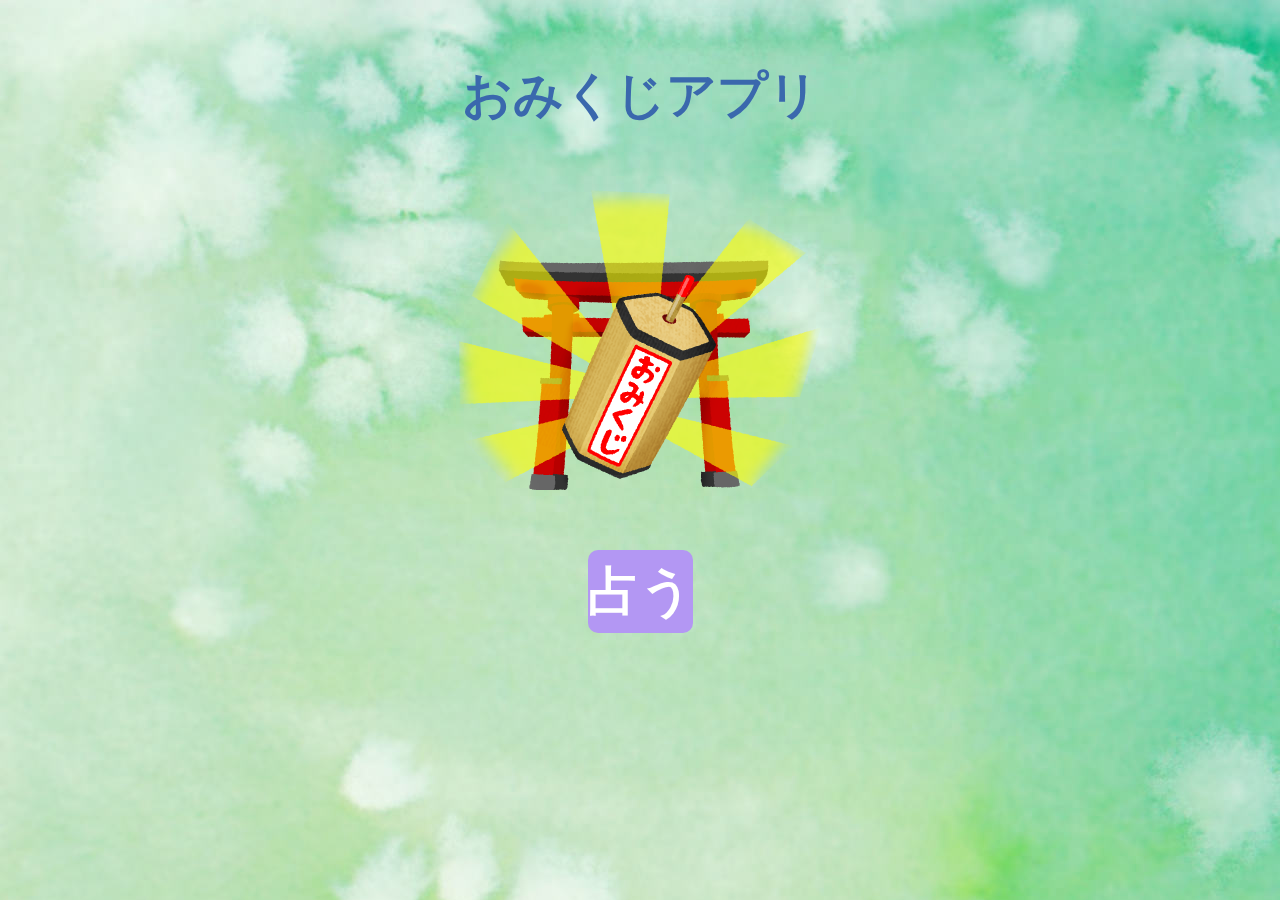
<file: index.html>
<!DOCTYPE html>
<html lang="ja">
<head>
  <meta charset="utf-8">
  <meta name="viewport" content="width=device-width, initial-scale=1, shrink-to-fit=no">
  <!-- Stylesheet CSS -->
  <link rel="stylesheet" href="css/style.css">
  <title>おみくじ</title>
</head>
<body>
  <div class="inner">
    <h1 class="tracking-in-expand">おみくじアプリ</h1>
    <div id="overlay" class="hidden">
      <img src="img/omikuji.png" alt="おみくじのイラスト" id="img-wrapper">
    </div><!-- /#overlay /.hidden -->
    <div class="top-img">
      <img src="img/omikuji-torii.png" alt="鳥居のイラストの前におみくじのイラストが重なっている" id="fade-in">
    </div><!-- /.top-img -->
    <div class="btn-wrapper">
      <button id="draw-btn" class="draw-btn" type=“button”>占う</button>
    </div><!-- /.btn-wrapper -->
  </div><!-- /.inner -->
  <script src="js/main.js"></script>
  <script>
    'use strict'
    // 「占う」ボタンクリック時に発動
    draw_btn.addEventListener('click', function () {
        draw_btn.classList.remove('draw-btn');
        overlay.classList.remove('hidden');
        img_wrapper.classList.add('rotate');
        setTimeout(function () {
          location.href = "result.html";
        }, 2000);
      });
  </script>
</body>
</html>
</file>
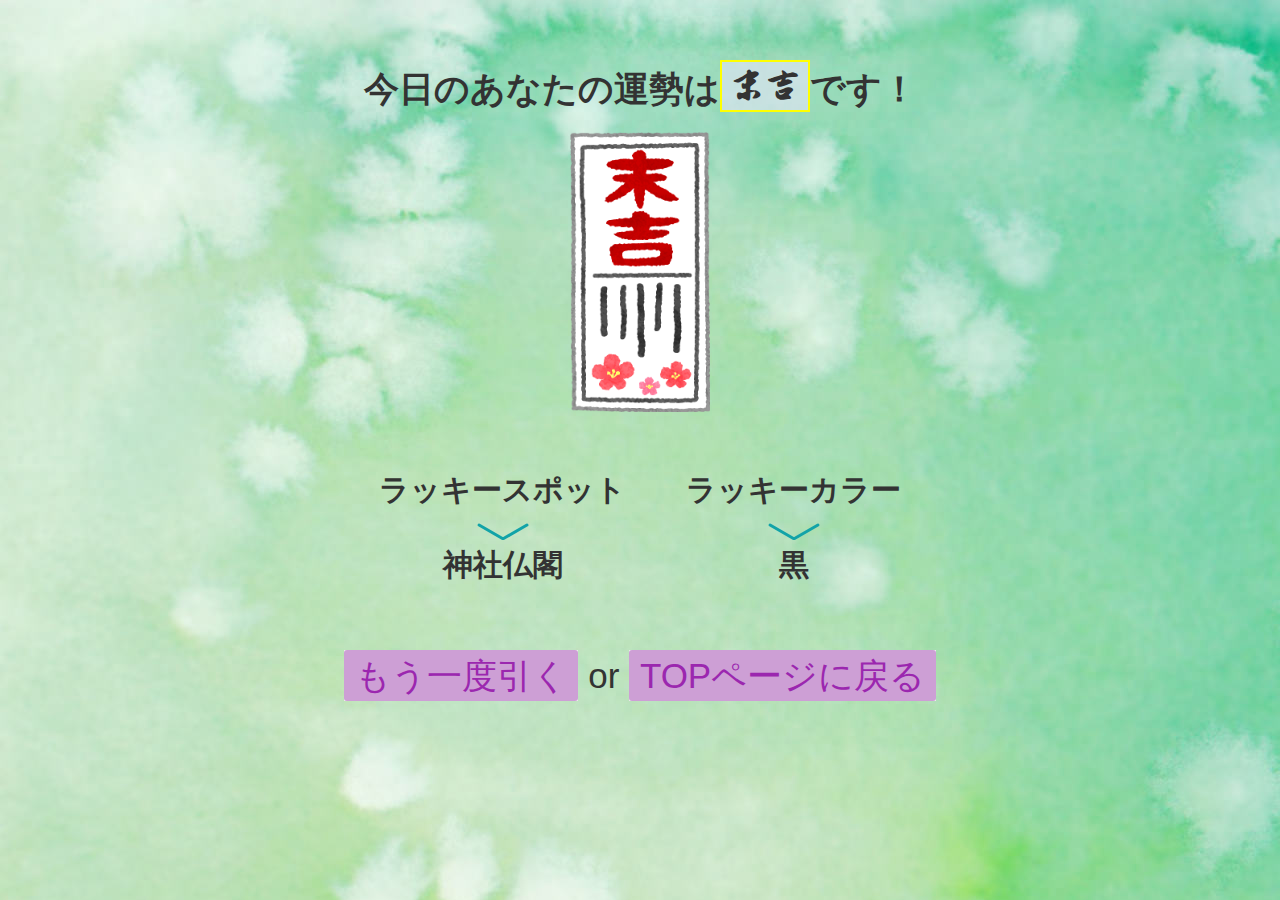
<file: result.html>
<!DOCTYPE html>
<html lang="ja">
<head>
  <meta charset="utf-8">
  <meta name="viewport" content="width=device-width, initial-scale=1, shrink-to-fit=no">
  <!-- Bootstrap CSS -->
  <link rel="stylesheet" href="https://stackpath.bootstrapcdn.com/bootstrap/4.4.1/css/bootstrap.min.css" integrity="sha384-Vkoo8x4CGsO3+Hhxv8T/Q5PaXtkKtu6ug5TOeNV6gBiFeWPGFN9MuhOf23Q9Ifjh" crossorigin="anonymous">
  <!-- Stylesheet CSS -->
  <link rel="stylesheet" href="css/style.css">
  <!-- Google Font -->
  <link href="https://fonts.googleapis.com/css?family=Zhi+Mang+Xing&display=swap" rel="stylesheet">
  <title>おみくじ</title>
</head>
<body>
  <div class="inner">
    <h2 class="result-head">今日のあなたの運勢は<br class="d-sm-none"><span id="result-txt"></span>です！</h2>
    <div id="overlay" class="hidden">
      <img src="img/omikuji.png" alt="おみくじのイラスト" id="img-wrapper">
    </div><!-- /#overlay /.hidden -->
    <div class="result-block">
      <div id="fade-in"></div>
      <div class="group">
        <div class="item">
          <p class="cp_arrows_txt">ラッキースポット</p>
          <div class="cp_arrows">
            <div class="cp_arrow cp_bounce"></div>
          </div><!-- /.cp_arrows -->
          <p id="result-block_spot"></p>
        </div><!-- /.item -->
        <div class="item">
          <p class="cp_arrows_txt">ラッキーカラー</p>
          <div class="cp_arrows">
            <div class="cp_arrow cp_bounce"></div>
          </div><!-- /.cp_arrows -->
          <p id="result-block_color"></p>
        </div><!-- /.item -->
      </div><!-- /.group -->
    </div><!-- /.result-block -->
    <div class="result-btn-wrapper">
      <button id="once-again-draw_btn">もう一度引く</button>
      <p>or</p>
      <button class="top-pg_btn"  type="button" onclick="location.href='index.html'">TOPページに戻る</button>
    </div><!-- /.result-btn-wrapper -->
  </div><!-- /.inner -->
  <script src="js/main.js"></script>
  <script>
    'use strict'
    // 「占う」ボタンクリック後、リンク先ページの読み込み完了時に発動
    window.onload = result();

    // 「もう一度引く」ボタンクリック時に発動
    once_again_draw_btn.addEventListener('click', function () {
        overlay.classList.remove('hidden');
        img_wrapper.classList.add('rotate');
        setTimeout(function () {
          location.reload(false);
          document.body.scrollTop = document.documentElement.scrollTop = 0;
        }, 2000);
      });
  </script>
</body>
</html>
</file>
<file: css/style.css>
@charset "UTF-8";
/* リセットCSS */
html, body, main, h1, h2, h3, h4, ul, ol, dl, li, dt, dd,
p, div, span, img, a, table, tr, th, td, button {
  margin: 0;
  padding: 0;
  border: 0;
  font-weight: normal;
  font-size: 100%;
  vertical-align: baseline;
  -webkit-box-sizing: border-box;
  box-sizing: border-box;
}

article, header, footer, aside, figure, figcaption, nav, section {
  display: block;
}

body {
  line-height: 1;
  -ms-text-size-adjust: 100%;
  -webkit-text-size-adjust: 100%;
  -webkit-user-select: none;
     -moz-user-select: none;
      -ms-user-select: none;
          user-select: none;
}

ul, ol {
  list-style: none;
}

img {
  border: none;
  height: auto;
  max-width: 100%;
}

button:hover, button:focus,
input, textarea, a {
  outline: none;
}

/* 共通スタイル*/
body {
  background-image: url(../img/top-bg-img.jpg);
  font-family: "Hiragino Kaku Gothic ProN", "Hiragino Kaku Gothic Pro", "Noto Sans Japanese", sans-serif;
}

body .inner {
  width: 980px;
  max-width: 100%;
  margin: 0 auto 100px;
}

body .inner #fade-in {
  max-width: 100%;
  height: auto;
  display: block;
  margin: 0 auto;
  -webkit-animation: fade-in-bottom 1.5s cubic-bezier(0.39, 0.575, 0.565, 1) both;
  animation: fade-in-bottom 1.5s cubic-bezier(0.39, 0.575, 0.565, 1) both;
}

@-webkit-keyframes fade-in-bottom {
  0% {
    -webkit-transform: translateY(50px);
    transform: translateY(50px);
    opacity: 0;
  }
  100% {
    -webkit-transform: translateY(0);
    transform: translateY(0);
    opacity: 1;
  }
}

@keyframes fade-in-bottom {
  0% {
    -webkit-transform: translateY(50px);
    transform: translateY(50px);
    opacity: 0;
  }
  100% {
    -webkit-transform: translateY(0);
    transform: translateY(0);
    opacity: 1;
  }
}

#overlay {
  position: fixed;
  top: 0;
  right: 0;
  bottom: 0;
  left: 0;
  background-color: rgba(0, 0, 0, 0.6);
  z-index: 100;
  -webkit-user-select: none;
     -moz-user-select: none;
      -ms-user-select: none;
          user-select: none;
}

#overlay #img-wrapper {
  display: block;
  margin: 15% auto;
}

.hidden {
  display: none;
}

.rotate {
  -webkit-animation: rotate_anime 2.1s;
          animation: rotate_anime 2.1s;
}

@-webkit-keyframes rotate_anime {
  0% {
    -webkit-transform: rotate(0deg);
            transform: rotate(0deg);
  }
  50% {
    -webkit-transform: rotate(15deg);
            transform: rotate(15deg);
  }
  100% {
    -webkit-transform: rotate(-15deg);
            transform: rotate(-15deg);
  }
}

@keyframes rotate_anime {
  0% {
    -webkit-transform: rotate(0deg);
            transform: rotate(0deg);
  }
  50% {
    -webkit-transform: rotate(15deg);
            transform: rotate(15deg);
  }
  100% {
    -webkit-transform: rotate(-15deg);
            transform: rotate(-15deg);
  }
}

.top-img {
  text-align: center;
}

.tracking-in-expand {
  color: #3a68ad;
  font-weight: bold;
  text-align: center;
  margin: 50px auto;
  padding: 20px 0;
  -webkit-animation: tracking-in-expand 1.5s cubic-bezier(0.215, 0.61, 0.355, 1) both;
  animation: tracking-in-expand 1.5s cubic-bezier(0.215, 0.61, 0.355, 1) both;
}

@-webkit-keyframes tracking-in-expand {
  0% {
    letter-spacing: -0.5em;
    opacity: 0;
  }
  40% {
    opacity: 0.6;
  }
  100% {
    opacity: 1;
  }
}

@keyframes tracking-in-expand {
  0% {
    letter-spacing: -0.5em;
    opacity: 0;
  }
  40% {
    opacity: 0.6;
  }
  100% {
    opacity: 1;
  }
}

.btn-wrapper {
  text-align: center;
  margin: 60px 0;
}

.btn-wrapper #draw-btn {
  min-width: 100px;
  height: auto;
  background-color: #b397f3;
  border-radius: 10px;
  line-height: 1.6;
  color: #fff;
  font-weight: bold;
  cursor: pointer;
  -webkit-user-select: none;
     -moz-user-select: none;
      -ms-user-select: none;
          user-select: none;
}

.btn-wrapper .draw-btn {
  -webkit-animation: anime08_pulse 2.5s infinite;
  animation: anime08_pulse 2.5s infinite;
  -webkit-box-shadow: 0 0 0 0 rgba(233, 30, 99, 0.5);
  box-shadow: 0 0;
}

.btn-wrapper .draw-btn:hover {
  -webkit-animation-play-state: paused;
  animation-play-state: paused;
}

@-webkit-keyframes anime08_pulse {
  0% {
    -webkit-transform: scale(0.8);
    transform: scale(0.8);
  }
  70% {
    -webkit-transform: scale(1);
    transform: scale(1);
    -webkit-box-shadow: 0 0 0 50px rgba(233, 30, 99, 0);
    box-shadow: 0 0 0 50px rgba(233, 30, 99, 0);
  }
  100% {
    -webkit-transform: scale(0.8);
    transform: scale(0.8);
    -webkit-box-shadow: 0 0 0 0 rgba(233, 30, 99, 0);
    box-shadow: 0 0 0 0 rgba(233, 30, 99, 0);
  }
}

@keyframes anime08_pulse {
  0% {
    -webkit-transform: scale(0.8);
    transform: scale(0.8);
  }
  70% {
    -webkit-transform: scale(1);
    transform: scale(1);
    -webkit-box-shadow: 0 0 0 50px rgba(233, 30, 99, 0);
    box-shadow: 0 0 0 50px rgba(233, 30, 99, 0);
  }
  100% {
    -webkit-transform: scale(0.8);
    transform: scale(0.8);
    -webkit-box-shadow: 0 0 0 0 rgba(233, 30, 99, 0);
    box-shadow: 0 0 0 0 rgba(233, 30, 99, 0);
  }
}

@media screen and (min-width: 768px) {
  .tracking-in-expand {
    font-size: 50px;
  }
  #draw-btn {
    font-size: 52px;
  }
}

@media screen and (max-width: 767px) {
  .tracking-in-expand {
    font-size: 35px;
  }
  #draw-btn {
    font-size: 37px;
  }
}

.result-head {
  font-size: 35px;
  font-weight: bold;
  text-align: center;
  color: #333333;
}

.result-head #result-txt {
  display: inline-block;
  width: 90px;
  height: auto;
  text-align: center;
  margin-top: 10px;
  font-family: 'Zhi Mang Xing', cursive;
  font-size: 40px;
  font-weight: bold;
  border: 2px solid yellow;
  background-color: rgba(230, 230, 250, 0.6);
}

#overlay {
  position: fixed;
  top: 0;
  right: 0;
  bottom: 0;
  left: 0;
  background-color: rgba(0, 0, 0, 0.6);
  z-index: 100;
  -webkit-user-select: none;
     -moz-user-select: none;
      -ms-user-select: none;
          user-select: none;
}

#overlay #img-wrapper {
  display: block;
  margin: 15% auto;
}

.hidden {
  display: none;
}

.rotate {
  -webkit-animation: rotate_anime 2s;
          animation: rotate_anime 2s;
}

@keyframes rotate_anime {
  0% {
    -webkit-transform: rotate(0deg);
            transform: rotate(0deg);
  }
  50% {
    -webkit-transform: rotate(15deg);
            transform: rotate(15deg);
  }
  100% {
    -webkit-transform: rotate(-15deg);
            transform: rotate(-15deg);
  }
}

.result-block {
  margin: 20px auto;
  width: 100%;
  height: auto;
  text-align: center;
  color: #333333;
}

.result-block .cp_arrows_txt, .result-block #result-block_spot, .result-block #result-block_color {
  font-weight: bold;
}

.result-btn-wrapper {
  display: -webkit-box;
  display: -ms-flexbox;
  display: flex;
  -webkit-box-pack: center;
      -ms-flex-pack: center;
          justify-content: center;
  text-align: center;
  margin-bottom: 20px;
}

.result-btn-wrapper #once-again-draw_btn {
  position: relative;
  display: inline-block;
  padding: 0.1em 0.3em;
  text-decoration: none;
  color: #9C27B0;
  font-size: 35px;
}

.result-btn-wrapper #once-again-draw_btn:after, .result-btn-wrapper #once-again-draw_btn:before {
  position: absolute;
  content: '';
  border-radius: 3px;
}

.result-btn-wrapper #once-again-draw_btn:after {
  bottom: 0;
  left: 0;
  width: 100%;
  height: 100%;
  background: rgba(156, 39, 176, 0.4);
  -webkit-transition: all 0.3s ease;
  transition: all 0.3s ease;
}

.result-btn-wrapper #once-again-draw_btn:before {
  top: -4px;
  bottom: -5px;
  left: -4px;
  right: -5px;
  width: calc(100% + 6px);
  height: calc(100% + 6px);
  border: 1px solid #9C27B0;
  opacity: 0;
  -webkit-transition: all 0.3s;
  transition: all 0.3s;
}

.result-btn-wrapper #once-again-draw_btn:hover:after {
  background: rgba(156, 39, 176, 0.2);
}

.result-btn-wrapper #once-again-draw_btn:hover:before {
  top: 2px;
  left: 2px;
  width: calc(100% - 6px);
  height: calc(100% - 6px);
  opacity: 1;
}

.result-btn-wrapper p {
  font-size: 35px;
  margin: 8px 10px;
  color: #333333;
}

.result-btn-wrapper .top-pg_btn {
  position: relative;
  display: inline-block;
  padding: 0.1em 0.3em;
  text-decoration: none;
  color: #9C27B0;
  font-size: 35px;
}

.result-btn-wrapper .top-pg_btn:after, .result-btn-wrapper .top-pg_btn:before {
  position: absolute;
  content: '';
  border-radius: 3px;
}

.result-btn-wrapper .top-pg_btn:after {
  bottom: 0;
  left: 0;
  width: 100%;
  height: 100%;
  background: rgba(156, 39, 176, 0.4);
  -webkit-transition: all 0.3s ease;
  transition: all 0.3s ease;
}

.result-btn-wrapper .top-pg_btn:before {
  top: -4px;
  bottom: -5px;
  left: -4px;
  right: -5px;
  width: calc(100% + 6px);
  height: calc(100% + 6px);
  border: 1px solid #9C27B0;
  opacity: 0;
  -webkit-transition: all 0.3s;
  transition: all 0.3s;
}

.result-btn-wrapper .top-pg_btn:hover:after {
  background: rgba(156, 39, 176, 0.2);
}

.result-btn-wrapper .top-pg_btn:hover:before {
  top: 2px;
  left: 2px;
  width: calc(100% - 6px);
  height: calc(100% - 6px);
  opacity: 1;
}

.cp_arrows *, .cp_arrows *:before, .cp_arrows *:after {
  -webkit-box-sizing: border-box;
  box-sizing: border-box;
}

.cp_arrows {
  position: relative;
  display: -webkit-box;
  display: -ms-flexbox;
  display: flex;
  margin: 0 auto;
  -webkit-box-pack: center;
      -ms-flex-pack: center;
          justify-content: center;
  -webkit-box-align: center;
      -ms-flex-align: center;
          align-items: center;
  padding: 0 0 5px 0;
}

.cp_arrows .cp_arrow {
  position: absolute;
  top: calc(50% - 25px);
  left: 50%;
  width: 40px;
  height: 40px;
}

.cp_arrows .cp_arrow::before,
.cp_arrows .cp_arrow::after {
  position: absolute;
  display: block;
  width: 3px;
  height: 30px;
  content: '';
  -webkit-transition: all 0.3s ease-in-out;
  transition: all 0.3s ease-in-out;
  -webkit-transform: translate(-50%, -50%) rotateZ(-60deg);
  transform: translate(-50%, -50%) rotateZ(-60deg);
  -webkit-transform-origin: bottom right;
          transform-origin: bottom right;
  border-radius: 10px;
  background: #12a3a8;
}

.cp_arrows .cp_arrow::after {
  -webkit-transform: translate(-50%, -50%) rotateZ(60deg);
  transform: translate(-50%, -50%) rotateZ(60deg);
  -webkit-transform-origin: bottom left;
  transform-origin: bottom left;
}

.cp_arrows .cp_bounce {
  -webkit-animation: arrow-move09 2s infinite ease-in-out;
  animation: arrow-move09 2s infinite ease-in-out;
}

@-webkit-keyframes arrow-move09 {
  0%, 20%, 50%, 80%, 100% {
    -webkit-transform: translateY(0);
    transform: translateY(0);
  }
  48% {
    -webkit-transform: translateY(-5px);
    transform: translateY(-5px);
  }
  60% {
    -webkit-transform: translateY(-15px);
    transform: translateY(-15px);
  }
}

@keyframes arrow-move09 {
  0%, 20%, 50%, 80%, 100% {
    -webkit-transform: translateY(0);
    transform: translateY(0);
  }
  48% {
    -webkit-transform: translateY(-5px);
    transform: translateY(-5px);
  }
  60% {
    -webkit-transform: translateY(-15px);
    transform: translateY(-15px);
  }
}

@media screen and (min-width: 768px) {
  .result-head {
    margin-top: 50px;
  }
  .group {
    display: -webkit-box;
    display: -ms-flexbox;
    display: flex;
    -webkit-box-pack: center;
        -ms-flex-pack: center;
            justify-content: center;
    margin-top: 20px;
  }
  .group .item {
    margin: 0 30px;
  }
  .cp_arrows_txt {
    font-size: 30px;
    margin: 25px auto;
    padding: 15px 0;
  }
  #result-block_spot, #result-block_color {
    font-size: 30px;
  }
  .result-btn-wrapper {
    margin-top: 70px;
  }
}

@media screen and (max-width: 767px) {
  .result-head {
    font-size: 25px;
    margin-top: 40px;
  }
  .result-head #result-txt {
    font-size: 30px;
  }
  .cp_arrows_txt {
    font-size: 18px;
    margin: 20px auto 25px;
    padding: 15px 0;
  }
  #result-block_spot, #result-block_color {
    font-size: 18px;
    padding: 0;
  }
  .result-btn-wrapper {
    display: block;
  }
  .result-btn-wrapper #once-again-draw_btn {
    font-size: 20px;
  }
  .result-btn-wrapper p {
    font-size: 16px;
    margin: 0 0 2px 0;
  }
  .result-btn-wrapper .top-pg_btn {
    font-size: 20px;
  }
}
/*# sourceMappingURL=style.css.map */
</file>
